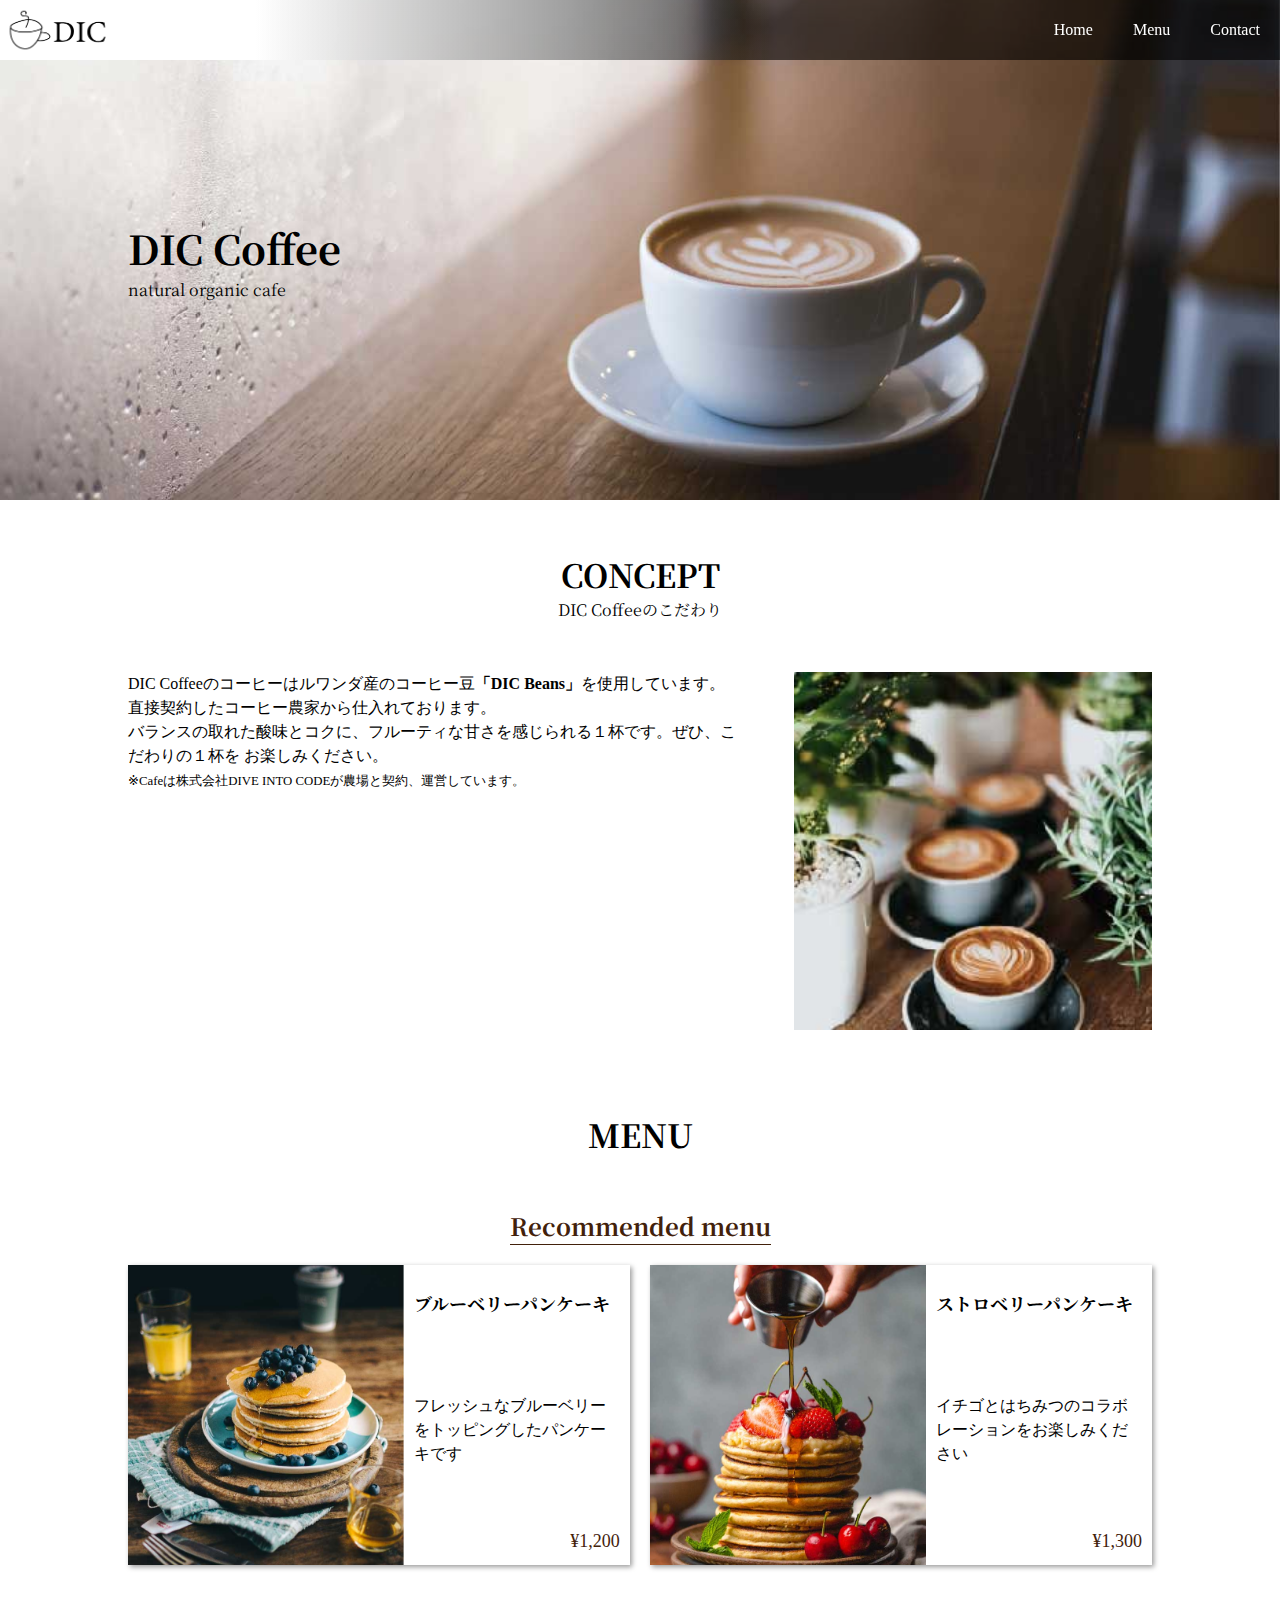
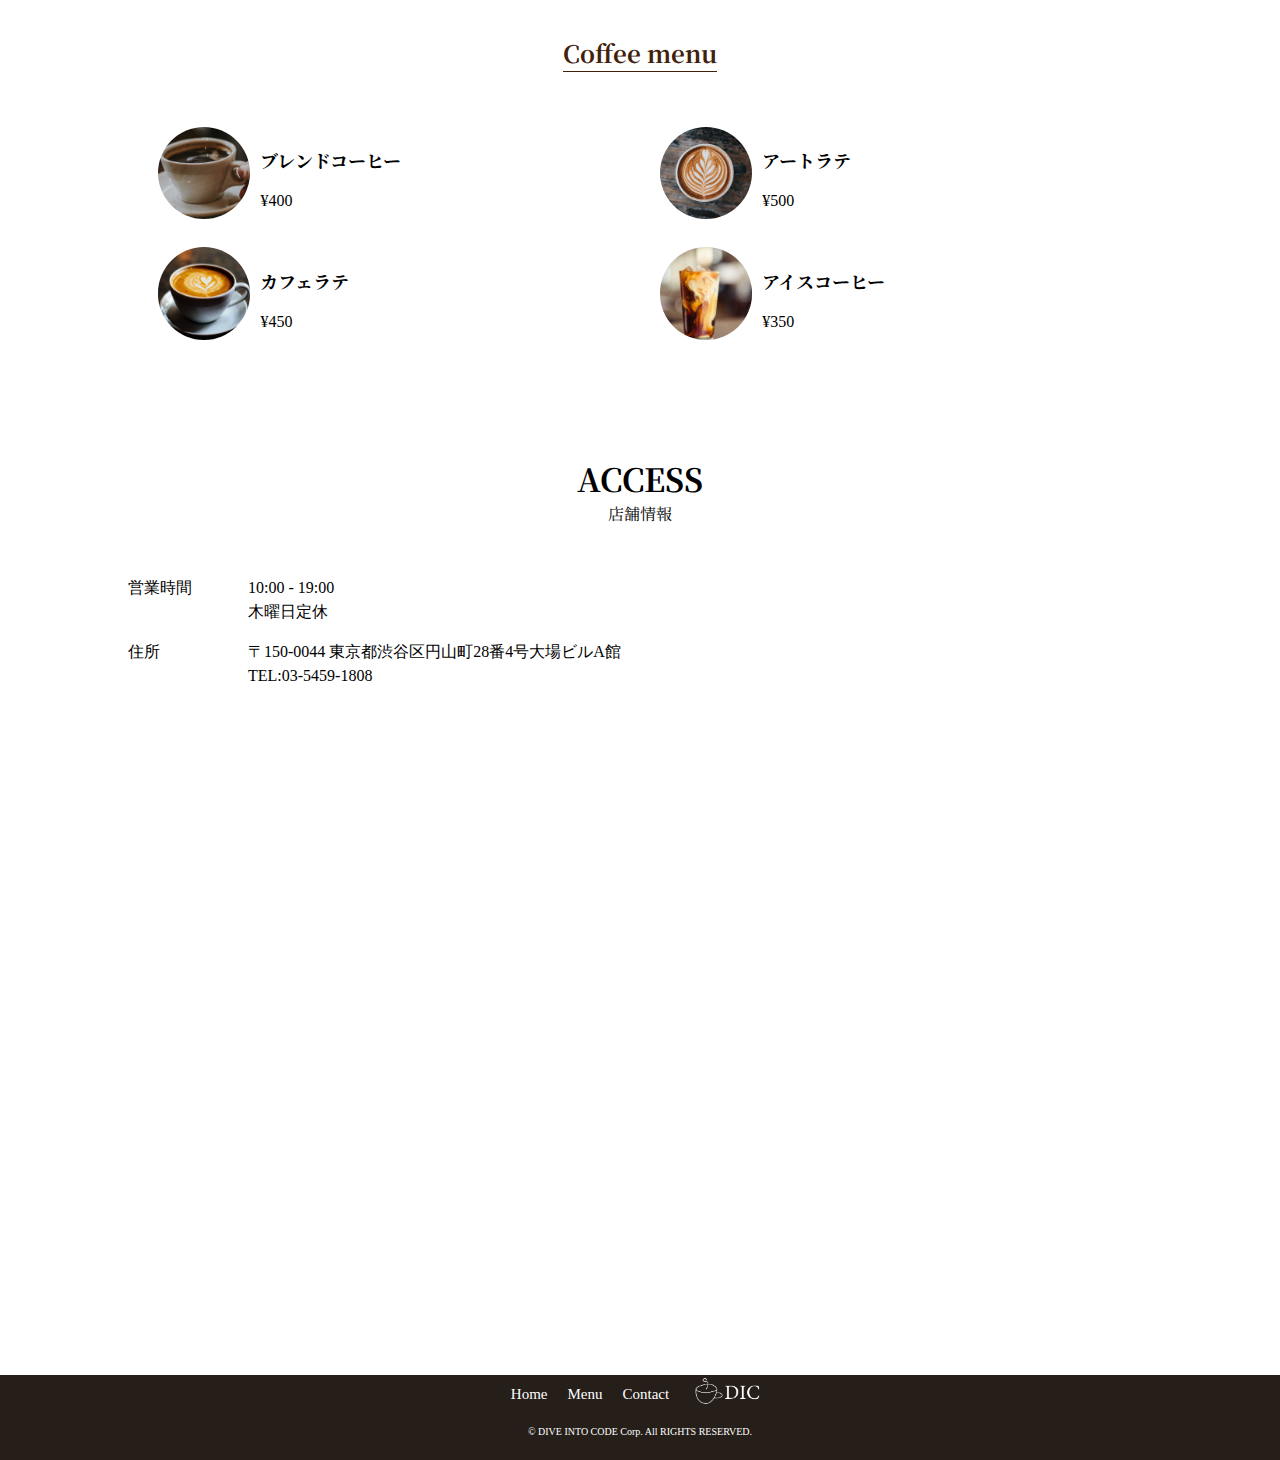
<file: TAREA-8/index.html>
<!DOCTYPE html>
<html>
  <head>
    <title>DIC cafe</title>
    <link href="css/normalize.css" rel="stylesheet">
    <link href="css/main.css" rel="stylesheet">
    <link href="https://fonts.googleapis.com/css2?family=Noto+Serif+JP:wght@400;700&display=swap" rel="stylesheet">
  </head>
  <body>
    <header>
      <nav class="header_nav">
        <a href="index.html" class="logo"><img src="images/sample_logo_k.png"></a>
        <ul class="global_nav">
          <a href="index.html" class="global_nav_item">
            <li>Home</li>
          </a>
          <a href="menu.html" class="global_nav_item">
            <li>Menu</li>
          </a>
          <a href="contact.html" class="global_nav_item">
            <li>Contact</li>
          </a>
        </ul>
      </nav>
      <div class="key section_inner">
        <h1>DIC Coffee</h1>
        <p>natural organic cafe</p>
      </div>
    </header>
    <section>
      <article class="section_inner">
        <div class="section_title">
          <h1>CONCEPT</h1>
          <p>DIC Coffeeのこだわり</p>
        </div>
        <div class="concept_inner">
          <p class="concept_content">
            DIC Coffeeのコーヒーはルワンダ産のコーヒー豆<strong>「DIC Beans」</strong>を使用しています。<br>
            直接契約したコーヒー農家から仕入れております。<br>
            バランスの取れた酸味とコクに、フルーティな甘さを感じられる１杯です。ぜひ、こだわりの１杯を
            お楽しみください。<br>
            <small>※Cafeは株式会社DIVE INTO CODEが農場と契約、運営しています。</small>
          </p>
          <img src="images/sample_concept.jpg" class="concept_image">
        </div>
      </article>
      <article class="section_inner menu_section">
        <div class="section_title">
          <h1>MENU</h1>
        </div>
        <section>
          <div class="center">
            <h1 class="menu_title">Recommended menu</h1>
          </div>
          <!-- menu_listクラスに共通化しマルチクラス化 -->
          <ul class="menu_list menu_list_recommended">
            <li class="menu_item">
              <div class="menu_item_content">
                <h2 class="menu_item_title">ブルーベリーパンケーキ</h2>
                <p>フレッシュなブルーベリーをトッピングしたパンケーキです</p>
                <p class="menu_item_price">¥1,200</p>
              </div>
              <img src="images/sample_pancake1.jpg" class="menu_item_image">
            </li>
            <li class="menu_item">
              <div class="menu_item_content">
                <h2 class="menu_item_title">ストロベリーパンケーキ</h2>
                <p>イチゴとはちみつのコラボレーションをお楽しみください</p>
                <p class="menu_item_price">¥1,300</p>
              </div>
              <img src="images/sample_pancake2.jpg" class="menu_item_image">
            </li>
          </ul>
        </section>
        <section>
          <div class="center">
            <h1 class="menu_title">Coffee menu</h1>
          </div>
          <ul class="menu_list coffee_menu">
            <li class="caffee_menu_list_item">
              <div class="caffee_menu_content">
                <h2 class="menu_item_title">ブレンドコーヒー</h2>
                <p class="caffee_menu_price">¥400</p>
              </div>
              <img src="images/sample_cafe1.jpg" class="caffee_menu_image">
            </li>
            <li class="caffee_menu_list_item">
              <div class="caffee_menu_content">
                <h2 class="menu_item_title">アートラテ</h2>
                <p class="caffee_menu_price">¥500</p>
              </div>
              <img src="images/sample_cafe2.jpg" class="caffee_menu_image">
            </li>
            <li class="caffee_menu_list_item">
              <div class="caffee_menu_content">
                <h2 class="menu_item_title">カフェラテ</h2>
                <p class="caffee_menu_price">¥450</p>
              </div>
              <img src="images/sample_cafe3.jpg" class="caffee_menu_image">
            </li>
            <li class="caffee_menu_list_item">
              <div class="caffee_menu_content">
                <h2 class="menu_item_title">アイスコーヒー</h2>
                <p class="caffee_menu_price">¥350</p>
              </div>
              <img src="images/sample_cafe4.jpg" class="caffee_menu_image">
            </li>
          </ul>
        </section>
      </article>
      <article class="section_inner">
        <div class="section_title">
          <h1>ACCESS</h1>
          <p>店舗情報</p>
        </div>
        <dl class="info">
          <dt class="info_title">営業時間</dt>
          <dd>10:00 - 19:00<br>木曜日定休</dd>
        </dl>
        <dl class="info">
          <dt class="info_title">住所</dt>
          <dd>
            〒150-0044 東京都渋谷区円山町28番4号大場ビルA館<br>
            TEL:03-5459-1808
          </dd>
        </dl>
        <div class="frame_area">
          <iframe src="https://www.google.com/maps/embed?pb=!1m18!1m12!1m3!1d5723.1768465004225!2d139.69187157100714!3d35.65611896498496!2m3!1f0!2f0!3f0!3m2!1i1024!2i768!4f13.1!3m3!1m2!1s0x60188b55bb763035%3A0xce78de49371df292!2z44CSMTUwLTAwNDQg5p2x5Lqs6YO95riL6LC35Yy65YaG5bGx55S677yS77yY4oiS77yU!5e0!3m2!1sja!2sjp!4v1467122697560" id="map" class="frame_child" frameborder="0" style="border:0" allowfullscreen="allowfullscreen"></iframe>
        </div>
      </article>
    </section> 
    <footer class="footer">
      <nav>
        <ul class="footer_nav">
          <a href="index.html" class="footer_nav_item">
            <li>Home</li>
          </a>
          <a href="menu.html" class="footer_nav_item">
            <li>Menu</li>
          </a>
          <a href="contact.html" class="footer_nav_item">
            <li>Contact</li>
          </a>
          <a href="index.html" class="footer_nav_item">
            <li>
              <img src="images/sample_logo_w.png" class="footer_logo">
            </li>
          </a>
        </ul>
      </nav>
      <p class="footer_right">© DIVE INTO CODE Corp. All RIGHTS RESERVED.</p>
    </footer>
  </body>
</html>
</file>
<file: TAREA-8/css/main.css>
html {
    height: 100%;
  }
  body {
    position: relative;
    padding-bottom: 75px;
    min-height: 100%;
  }
  .center {
    text-align: center;
  }
  
  /* header */
  .header_nav {
    background: linear-gradient(90deg, #fff 20%, rgba(0,0,0,.6) 60%);
    display: flex;
    justify-content: space-between;
    align-items: stretch;
    height: 60px;
    position: fixed;
    top: 0;
    width: 100%;
  }
  .logo {
    width: 120px;
    display: flex;
    align-items: center;
  }
  .logo img{
    width: 100%;
  }
  .global_nav {
    display: flex;
    justify-content: flex-end;
    align-items: stretch;
  }
  .global_nav_item {
    padding: 0 20px;
    display: flex;
    flex-direction: column;
    justify-content: center;
    color: #fff;
    text-decoration: none;
  }
  .global_nav_item:hover {
    background: #fff;
    color: #42210b;
  }
  
  /* footer */
  .footer {
    width: 100%;
    background: #251e19;
    position: absolute;
    bottom: -75px;
    padding-bottom: 10px;
    height: 75px;
  }
  .footer_nav {
    display: flex;
    justify-content: center;
    margin-bottom: 10px;
  }
  .footer_nav_item {
    padding: 0 10px;
    display: flex;
    flex-direction: column;
    justify-content: center;
    color: white;
    text-decoration: none;
    font-size: 15px;
  }
  .footer_logo {
    width: 80px;
  }
  .footer_right {
    color: white;
    text-align: center;
    font-size: 10px;
  }
  
  /* キービジュアル */
  .key {
    height: 500px;
    background: center / cover no-repeat url("../images/sample_key.jpg");
    display: flex;
    flex-direction: column;
    justify-content: center;
    font-family: 'Noto Serif JP', serif;
  }
  .key h1{
    font-size: 2.5rem;
  }
  
  /* コンセプトセクション */
  .concept_inner {
    display: flex;
    justify-content: space-between;
  }
  .concept_content {
    width: 60%;
  }
  .concept_image {
    width: 35%;
  }
  
  /* セクション共通 */
  .section_inner {
    padding: 50px 10% 30px;
  }
  .section_title {
    font-family: 'Noto Serif JP', serif;
    text-align: center;
    margin-bottom: 50px;
  }
  
  /* 店舗情報セクション */
  .info {
    display: flex;
  }
  .info_title {
    width: 80px;
  }
  .frame_area {
    position: relative;
    width: 100%;
    padding-top: 56.25%;
  }
  .frame_child{
    position: absolute;
    top: 0;
    right: 0;
    width: 100%;
    height: 100%;
  }
  
  /* メニューセクション */
  .menu_section {
    background: url("../images/sample_menu_bg.jpg") no-repeat bottom;
    background-attachment: fixed;
  }
  .menu_title {
    display: inline-block;
    font-family: 'Noto Serif JP', serif;
    text-align: center;
    font-size: 1.5rem;
    color: #42210b;
    border-bottom: solid #42210b 1px;
    margin-bottom: 20px;
  }
  
  .coffee_menu {
    background: #fff;
    padding: 20px;
  }
  .caffee_menu_list_item {
    width: 49%;
    display: flex;
    flex-direction: row-reverse;
    align-items: center;
    padding: 10px;
  }
  .caffee_menu_image {
    width: 20%;
    border-radius: 50%;
  }
  .caffee_menu_content {
    width: 80%;
    padding: 10px;
  }
  
  
  /* メニューページ */
  .menu_key {
    height: 100px;
    background: url("../images/sample_key.jpg") no-repeat center;
    background-size: cover;
  }
  .wrapper {
    display: flex;
  }
  .main {
    padding: 0 0 0 50px;
    width: calc(100% - 200px);
  }
  
  /* メニューページ - サイドメニュー */
  .side_menu {
    width: 200px;
  }
  .side_menu_title {
    font-family: 'Noto Serif JP', serif;
    font-size: 25px;
    padding-left: 10px;
  }
  .side_menu_item {
    padding: 20px 10px;
    border-bottom: solid #42210b 1px;
    display: block;
    text-decoration: none;
  }
  .side_menu_item:hover {
    background: rgba(83,71,65,.3);
  }
  .side_ad {
    color: #fff;
    background: rgba(83,71,65,.7);
    padding: 20px;
    margin: 30px 0;
  }
  
  /* メニューページ - メイン */
  .menu_image {
    width: 100%;
    height: 500px;
    object-fit: cover;
  }
  .menu_name {
    font-family: 'Noto Serif JP', serif;
  }
  .menu_price {
    font-family: 'Noto Serif JP', serif;
    font-size: 20px;
    margin-bottom: 30px;
  }
  
  .pancake_menu {
    background: rgba(83,71,65,.5);
    padding: 20px;
    margin-top: 50px;
  }
  
  /* メニューアイテムコンポーネント */
  .menu_list {
    display: flex;
    justify-content: space-between;
    flex-wrap: wrap;
  }
  
  .menu_list_recommended {
    /* トップページのメニューリストには別途paddingの設定（マルチクラス） */
    padding-bottom: 50px;
  }
  
  .menu_item {
    width: 49%;
    display: flex;
    flex-direction: row-reverse;
    box-shadow: 2px 2px 5px rgba(0,0,0,0.4);
    margin-bottom: 20px;
  }
  .menu_item_content {
    width: 45%;
    padding: 10px;
    display: flex;
    flex-direction: column;
    justify-content: space-between;
    background: #fff;
  }
  .menu_item_image {
    width: 55%;
    object-fit: cover;
    height: 300px;
  }
  .menu_item_price {
    color: #42210b;
    font-size: 18px;
    text-align: right;
  }
  
  .menu_item_title {
    font-size: 18px;
    font-family: 'Noto Serif JP', serif;
  }
  .pancake {
    width: 100%;
  }
  /* ボタンコンポーネント */
  .btn {
    padding: 10px 20px;
    border: none;
    border-radius: 5px;
  }
  .btn-detail {
    background:#2e58a6;
    color: #fff;
  }
  .btn-disabled {
    background: rgba(0,0,0,0.3);
  }
</file>
